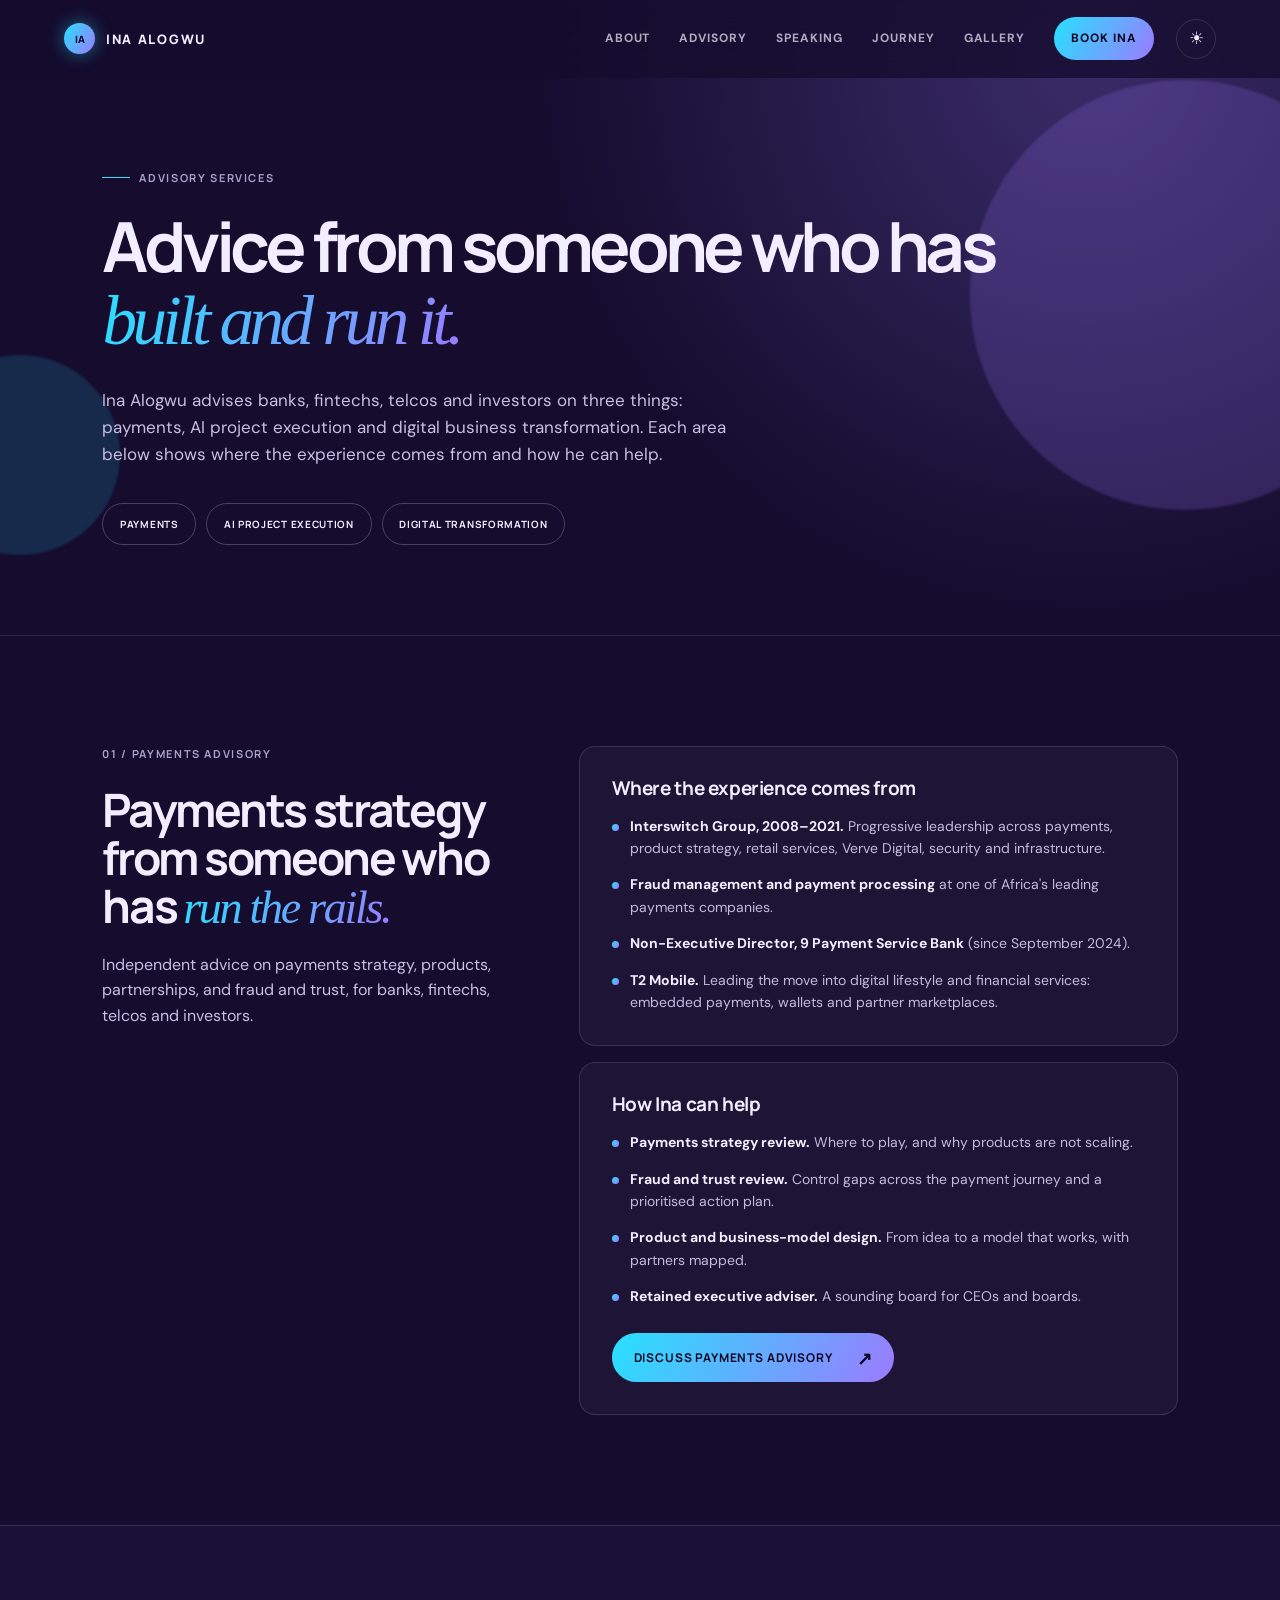
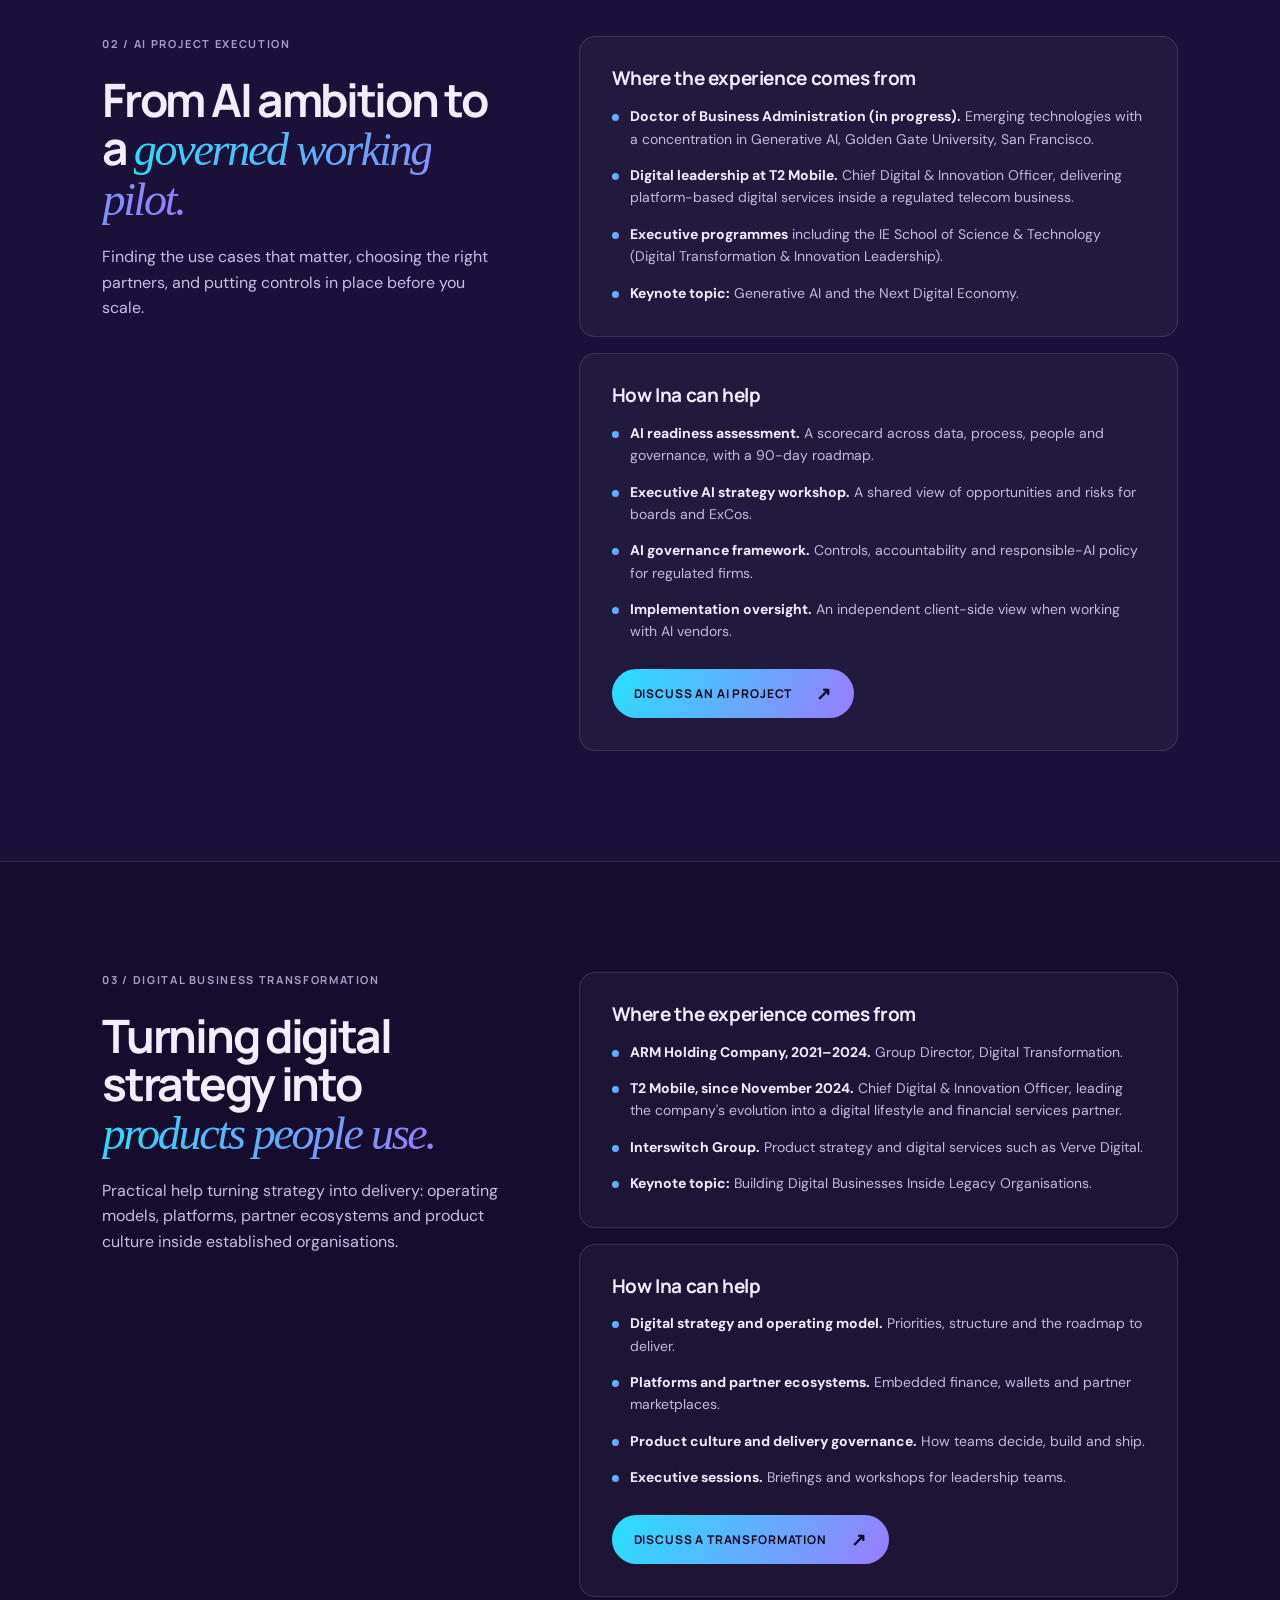
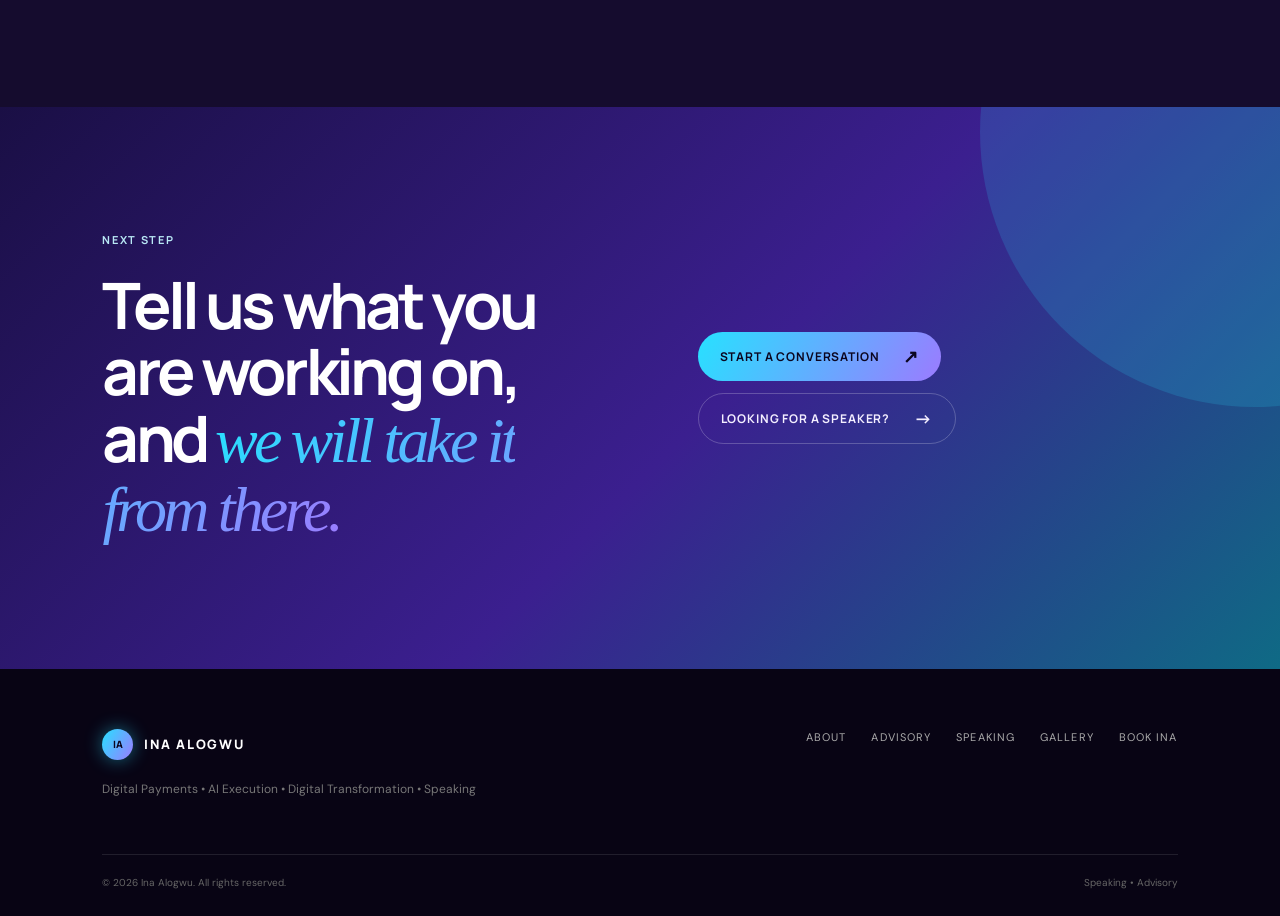
<file: advisory.html>
<!DOCTYPE html>
<html lang="en">
<head>
  <meta charset="UTF-8" />
  <meta name="viewport" content="width=device-width, initial-scale=1.0" />
  <meta name="description" content="Payments advisory, AI project execution and digital business transformation advisory from Ina Alogwu, Chief Digital & Innovation Officer." />
  <title>Advisory Services | Ina Alogwu</title>
  <link rel="preconnect" href="https://fonts.googleapis.com">
  <link rel="preconnect" href="https://fonts.gstatic.com" crossorigin>
  <link href="https://fonts.googleapis.com/css2?family=DM+Sans:wght@400;500;600;700&family=Manrope:wght@400;500;600;700;800&display=swap" rel="stylesheet">
  <link rel="stylesheet" href="style.css" />
  <link rel="stylesheet" href="theme.css" />
  <script src="mode.js"></script>
</head>
<body class="subpage">
  <header class="site-header" id="top">
    <a href="index.html" class="brand"><span class="brand-mark">IA</span><span>INA ALOGWU</span></a>
    <nav class="desktop-nav">
      <a href="index.html#about">About</a>
      <a href="advisory.html">Advisory</a>
      <a href="index.html#speaking">Speaking</a>
      <a href="index.html#journey">Journey</a>
      <a href="index.html#gallery">Gallery</a>
      <a href="index.html#booking" class="nav-cta">Book Ina</a>
    </nav>
    <button class="menu-toggle" aria-label="Open menu">☰</button>
  </header>
  <div class="mobile-menu">
    <a href="index.html#about">About</a><a href="advisory.html">Advisory</a><a href="index.html#speaking">Speaking</a>
    <a href="index.html#journey">Journey</a><a href="index.html#gallery">Gallery</a><a href="index.html#booking">Book Ina</a>
  </div>

  <main>
    <section class="page-hero">
      <div class="hero-orb orb-one"></div><div class="hero-orb orb-two"></div>
      <div class="reveal">
        <p class="eyebrow"><span></span> ADVISORY SERVICES</p>
        <h1>Advice from someone who has <em>built and run it.</em></h1>
        <p class="hero-text">Ina Alogwu advises banks, fintechs, telcos and investors on three things: payments, AI project execution and digital business transformation. Each area below shows where the experience comes from and how he can help.</p>
        <div class="hero-actions">
          <a href="#payments" class="button button-ghost">Payments <span>↓</span></a>
          <a href="#ai" class="button button-ghost">AI Project Execution <span>↓</span></a>
          <a href="#transformation" class="button button-ghost">Digital Transformation <span>↓</span></a>
        </div>
      </div>
    </section>

    <!-- 01 PAYMENTS -->
    <section class="svc-detail" id="payments">
      <div class="svc-intro reveal">
        <p class="eyebrow">01 / PAYMENTS ADVISORY</p>
        <h2>Payments strategy from someone who has <em>run the rails.</em></h2>
        <p>Independent advice on payments strategy, products, partnerships, and fraud and trust, for banks, fintechs, telcos and investors.</p>
      </div>
      <div class="svc-body reveal">
        <div class="svc-card">
          <h3>Where the experience comes from</h3>
          <ul>
            <li><strong>Interswitch Group, 2008–2021.</strong> Progressive leadership across payments, product strategy, retail services, Verve Digital, security and infrastructure.</li>
            <li><strong>Fraud management and payment processing</strong> at one of Africa's leading payments companies.</li>
            <li><strong>Non-Executive Director, 9 Payment Service Bank</strong> (since September 2024).</li>
            <li><strong>T2 Mobile.</strong> Leading the move into digital lifestyle and financial services: embedded payments, wallets and partner marketplaces.</li>
          </ul>
          <!-- ADD HERE: one or two real, approved outcomes (numbers, launches) -->
        </div>
        <div class="svc-card">
          <h3>How Ina can help</h3>
          <ul>
            <li><strong>Payments strategy review.</strong> Where to play, and why products are not scaling.</li>
            <li><strong>Fraud and trust review.</strong> Control gaps across the payment journey and a prioritised action plan.</li>
            <li><strong>Product and business-model design.</strong> From idea to a model that works, with partners mapped.</li>
            <li><strong>Retained executive adviser.</strong> A sounding board for CEOs and boards.</li>
          </ul>
          <a href="index.html#booking" class="button button-primary">Discuss payments advisory <span>↗</span></a>
        </div>
      </div>
    </section>

    <!-- 02 AI -->
    <section class="svc-detail alt" id="ai">
      <div class="svc-intro reveal">
        <p class="eyebrow">02 / AI PROJECT EXECUTION</p>
        <h2>From AI ambition to a <em>governed working pilot.</em></h2>
        <p>Finding the use cases that matter, choosing the right partners, and putting controls in place before you scale.</p>
      </div>
      <div class="svc-body reveal">
        <div class="svc-card">
          <h3>Where the experience comes from</h3>
          <ul>
            <li><strong>Doctor of Business Administration (in progress).</strong> Emerging technologies with a concentration in Generative AI, Golden Gate University, San Francisco.</li>
            <li><strong>Digital leadership at T2 Mobile.</strong> Chief Digital & Innovation Officer, delivering platform-based digital services inside a regulated telecom business.</li>
            <li><strong>Executive programmes</strong> including the IE School of Science & Technology (Digital Transformation & Innovation Leadership).</li>
            <li><strong>Keynote topic:</strong> Generative AI and the Next Digital Economy.</li>
          </ul>
          <!-- ADD HERE: real AI projects only, with permission -->
        </div>
        <div class="svc-card">
          <h3>How Ina can help</h3>
          <ul>
            <li><strong>AI readiness assessment.</strong> A scorecard across data, process, people and governance, with a 90-day roadmap.</li>
            <li><strong>Executive AI strategy workshop.</strong> A shared view of opportunities and risks for boards and ExCos.</li>
            <li><strong>AI governance framework.</strong> Controls, accountability and responsible-AI policy for regulated firms.</li>
            <li><strong>Implementation oversight.</strong> An independent client-side view when working with AI vendors.</li>
          </ul>
          <a href="index.html#booking" class="button button-primary">Discuss an AI project <span>↗</span></a>
        </div>
      </div>
    </section>

    <!-- 03 TRANSFORMATION -->
    <section class="svc-detail" id="transformation">
      <div class="svc-intro reveal">
        <p class="eyebrow">03 / DIGITAL BUSINESS TRANSFORMATION</p>
        <h2>Turning digital strategy into <em>products people use.</em></h2>
        <p>Practical help turning strategy into delivery: operating models, platforms, partner ecosystems and product culture inside established organisations.</p>
      </div>
      <div class="svc-body reveal">
        <div class="svc-card">
          <h3>Where the experience comes from</h3>
          <ul>
            <li><strong>ARM Holding Company, 2021–2024.</strong> Group Director, Digital Transformation.</li>
            <li><strong>T2 Mobile, since November 2024.</strong> Chief Digital & Innovation Officer, leading the company's evolution into a digital lifestyle and financial services partner.</li>
            <li><strong>Interswitch Group.</strong> Product strategy and digital services such as Verve Digital.</li>
            <li><strong>Keynote topic:</strong> Building Digital Businesses Inside Legacy Organisations.</li>
          </ul>
          <!-- ADD HERE: one transformation outcome per role -->
        </div>
        <div class="svc-card">
          <h3>How Ina can help</h3>
          <ul>
            <li><strong>Digital strategy and operating model.</strong> Priorities, structure and the roadmap to deliver.</li>
            <li><strong>Platforms and partner ecosystems.</strong> Embedded finance, wallets and partner marketplaces.</li>
            <li><strong>Product culture and delivery governance.</strong> How teams decide, build and ship.</li>
            <li><strong>Executive sessions.</strong> Briefings and workshops for leadership teams.</li>
          </ul>
          <a href="index.html#booking" class="button button-primary">Discuss a transformation <span>↗</span></a>
        </div>
      </div>
    </section>

    <section class="booking-section closing-cta">
      <div class="booking-glow"></div>
      <div class="booking-content reveal">
        <p class="eyebrow">NEXT STEP</p>
        <h2>Tell us what you are working on, and <em>we will take it from there.</em></h2>
      </div>
      <div class="closing-actions reveal">
        <a href="index.html#booking" class="button button-primary">Start a conversation <span>↗</span></a>
        <a href="index.html#speaking" class="button button-ghost">Looking for a speaker? <span>→</span></a>
      </div>
    </section>
  </main>

  <footer>
    <div class="footer-main">
      <div>
        <a href="index.html" class="brand"><span class="brand-mark">IA</span><span>INA ALOGWU</span></a>
        <p>Digital Payments • AI Execution • Digital Transformation • Speaking</p>
      </div>
      <div class="footer-links"><a href="index.html#about">About</a><a href="advisory.html">Advisory</a><a href="index.html#speaking">Speaking</a><a href="index.html#gallery">Gallery</a><a href="index.html#booking">Book Ina</a></div>
    </div>
    <div class="footer-bottom"><span>© <span id="year"></span> Ina Alogwu. All rights reserved.</span><span>Speaking • Advisory</span></div>
  </footer>
  <button class="back-top" aria-label="Back to top">↑</button>
  <script src="page.js"></script>
</body>
</html>
</file>
<file: style.css>
/* =========================================================
   INA ALOGWU — EXECUTIVE SPEAKER WEBSITE
   ========================================================= */

:root{
  --ink:#101113;
  --paper:#f4f1eb;
  --white:#fff;
  --muted:#77746e;
  --line:rgba(16,17,19,.12);
  --dark:#111315;
  --accent:#d9ff4f;
  --accent-2:#a8c62f;
  --serif:Georgia, "Times New Roman", serif;
  --sans:"DM Sans", Arial, sans-serif;
  --display:"Manrope", Arial, sans-serif;
}

*{box-sizing:border-box;margin:0;padding:0}
html{scroll-behavior:smooth}
body{font-family:var(--sans);background:var(--paper);color:var(--ink);line-height:1.6;overflow-x:hidden}
a{text-decoration:none;color:inherit}
img{display:block;max-width:100%}
button,input,select,textarea{font:inherit}

.site-header{
  position:fixed;top:0;left:0;right:0;z-index:1000;
  height:78px;padding:0 5vw;display:flex;align-items:center;justify-content:space-between;
  background:rgba(244,241,235,.82);backdrop-filter:blur(16px);
  border-bottom:1px solid transparent;transition:.3s ease;
}
.site-header.scrolled{border-bottom-color:var(--line);background:rgba(244,241,235,.94)}
.brand{display:flex;align-items:center;gap:11px;font:800 13px var(--display);letter-spacing:.13em}
.brand-mark{width:31px;height:31px;display:grid;place-items:center;background:var(--ink);color:var(--accent);font-size:10px;letter-spacing:0;border-radius:50%}
.desktop-nav{display:flex;align-items:center;gap:29px;font-size:12px;font-weight:700;text-transform:uppercase;letter-spacing:.08em}
.desktop-nav a{opacity:.7;transition:.2s}.desktop-nav a:hover{opacity:1}
.nav-cta{background:var(--ink);color:var(--white);padding:12px 17px;border-radius:999px!important;opacity:1!important}
.menu-toggle{display:none;background:none;border:0;font-size:26px;cursor:pointer}
.mobile-menu{display:none}

.hero{min-height:100vh;padding:150px 8vw 80px;display:grid;grid-template-columns:1.05fr .95fr;gap:6vw;align-items:center;position:relative;overflow:hidden}
.hero-orb{position:absolute;border-radius:50%;filter:blur(1px);pointer-events:none}
.orb-one{width:430px;height:430px;background:rgba(217,255,79,.16);right:-120px;top:80px}
.orb-two{width:200px;height:200px;background:rgba(20,20,20,.05);left:-80px;bottom:80px}
.hero-copy{position:relative;z-index:2}
.eyebrow{font:700 11px var(--display);letter-spacing:.15em;text-transform:uppercase;color:var(--muted);display:flex;align-items:center;gap:9px;margin-bottom:25px}
.eyebrow span{width:28px;height:1px;background:currentColor}
h1,h2,h3{font-family:var(--display);line-height:1.04}
h1{font-size:clamp(48px,6.2vw,92px);letter-spacing:-.065em;max-width:900px}
h1 em,h2 em{font-family:var(--serif);font-weight:400}
.hero-text{font-size:17px;color:#5e5b56;max-width:630px;margin:30px 0 35px}
.hero-actions{display:flex;gap:12px;flex-wrap:wrap}
.button{border:0;cursor:pointer;display:inline-flex;align-items:center;justify-content:center;gap:24px;padding:16px 22px;border-radius:999px;font:700 12px var(--display);text-transform:uppercase;letter-spacing:.07em;transition:.25s ease}
.button span{font-size:18px;line-height:0}
.button-primary{background:var(--ink);color:var(--white)}
.button-primary:hover{transform:translateY(-3px);box-shadow:0 12px 28px rgba(0,0,0,.15)}
.button-ghost{border:1px solid var(--line)}
.button-ghost:hover{background:var(--white)}
.hero-proof{display:flex;gap:35px;margin-top:65px;padding-top:24px;border-top:1px solid var(--line)}
.hero-proof div{display:flex;flex-direction:column;gap:3px}
.hero-proof strong{font:800 20px var(--display)}
.hero-proof span{font-size:11px;color:var(--muted);max-width:130px;line-height:1.4}

.hero-visual{position:relative;min-height:620px;display:grid;place-items:center}
.portrait-frame{width:min(100%,470px);height:610px;background:#dedbd4;position:relative;overflow:hidden;box-shadow:30px 35px 0 rgba(16,17,19,.06)}
.portrait-frame img{width:100%;height:100%;object-fit:cover}
.portrait-placeholder{background:linear-gradient(145deg,#202225,#575a59)}
.portrait-placeholder .portrait-fallback{display:flex}
.portrait-fallback{display:none;position:absolute;inset:0;align-items:center;justify-content:center;flex-direction:column;color:var(--white)}
.portrait-fallback span{font:800 82px var(--display);letter-spacing:-.07em}
.portrait-fallback small{letter-spacing:.25em;color:var(--accent)}
.portrait-label{position:absolute;left:22px;bottom:20px;background:rgba(17,19,21,.9);color:white;padding:15px 18px;display:flex;flex-direction:column;gap:3px}
.portrait-label span{font-size:9px;letter-spacing:.14em;color:#bbb}
.portrait-label strong{font:700 13px var(--display)}
.floating-card{position:absolute;background:var(--white);padding:15px 18px;display:flex;gap:12px;align-items:center;box-shadow:0 15px 40px rgba(0,0,0,.11);min-width:245px}
.card-top{top:14%;left:-30px}.card-bottom{bottom:10%;right:-30px}
.mini-icon{width:35px;height:35px;border-radius:50%;display:grid;place-items:center;background:var(--accent);font-size:18px}
.floating-card div{display:flex;flex-direction:column}.floating-card strong{font:700 12px var(--display)}.floating-card small{font-size:10px;color:var(--muted)}

.trust-strip{padding:22px 5vw;border-top:1px solid var(--line);border-bottom:1px solid var(--line);display:flex;align-items:center;gap:40px;overflow:hidden}
.trust-strip>p{font-size:10px;text-transform:uppercase;letter-spacing:.13em;color:var(--muted);white-space:nowrap}
.logo-marquee{display:flex;gap:45px;white-space:nowrap;align-items:center;font:800 12px var(--display);letter-spacing:.08em;opacity:.55;animation:marquee 24s linear infinite}
@keyframes marquee{to{transform:translateX(-20%)}}

.section{padding:130px 8vw}
.section-heading{max-width:900px;margin-bottom:70px}
.section-heading h2{font-size:clamp(40px,5vw,70px);letter-spacing:-.06em}
.section-heading.split{max-width:none;display:flex;justify-content:space-between;gap:60px;align-items:end}
.heading-side{max-width:390px;color:#aaa;font-size:15px}
.about-grid{display:grid;grid-template-columns:1fr 1fr;gap:9vw}
.about-lead>p:first-child{font-size:27px;line-height:1.3;letter-spacing:-.025em;margin-bottom:25px}
.about-lead>p:not(:first-child){color:#65615c;max-width:570px}
.text-link{display:inline-flex;gap:30px;margin-top:38px;font:800 12px var(--display);text-transform:uppercase;letter-spacing:.1em;border-bottom:1px solid var(--ink);padding-bottom:9px}
.about-facts{border-top:1px solid var(--line)}
.fact{display:grid;grid-template-columns:45px 1fr;gap:15px;padding:22px 0;border-bottom:1px solid var(--line)}
.fact>span{font:700 11px var(--display);color:var(--muted)}
.fact strong{font:700 17px var(--display)}.fact p{font-size:13px;color:var(--muted);margin-top:5px}

.dark-section{background:var(--dark);color:var(--white)}
.dark-section .eyebrow,.dark-section .heading-side{color:#898c8b}
.speaking-grid{display:grid;grid-template-columns:repeat(2,1fr);border-top:1px solid rgba(255,255,255,.13)}
.topic-card{padding:38px 30px 45px;border-bottom:1px solid rgba(255,255,255,.13);border-right:1px solid rgba(255,255,255,.13);min-height:300px;transition:.3s}
.topic-card:nth-child(even){border-right:0}
.topic-card:hover{background:#191b1d;transform:translateY(-4px)}
.topic-number{font:700 11px var(--display);color:var(--accent);margin-bottom:65px}
.topic-card h3{font-size:27px;max-width:520px;letter-spacing:-.035em}
.topic-card p{color:#999c9b;font-size:14px;max-width:480px;margin-top:15px}
.topic-card>span{display:inline-block;margin-top:25px;color:var(--accent);font-size:10px;text-transform:uppercase;letter-spacing:.13em}

.event-list{border-top:1px solid var(--line)}
.event-row{display:grid;grid-template-columns:1fr 1fr 30px;align-items:center;padding:25px 0;border-bottom:1px solid var(--line);transition:.2s}
.event-row:hover{padding-left:12px;background:rgba(255,255,255,.3)}
.event-row>span:first-child{font:700 18px var(--display)}
.event-row>span:nth-child(2){font-size:12px;color:var(--muted)}
.event-row b{font-size:18px;font-weight:400}

.expertise{background:#e8e4dc}
.expertise-orbit{height:580px;max-width:800px;margin:auto;position:relative;display:grid;place-items:center}
.orbit-center{width:160px;height:160px;border-radius:50%;background:var(--ink);color:var(--accent);display:grid;place-items:center;text-align:center;font:800 15px var(--display);letter-spacing:.05em;z-index:3;box-shadow:0 0 0 18px rgba(16,17,19,.04)}
.expertise-orbit:before,.expertise-orbit:after{content:"";position:absolute;border:1px solid rgba(16,17,19,.16);border-radius:50%;left:50%;top:50%;transform:translate(-50%,-50%)}
.expertise-orbit:before{width:330px;height:330px}.expertise-orbit:after{width:540px;height:540px}
.orbit-item{position:absolute;width:125px;height:125px;border-radius:50%;background:var(--paper);display:grid;place-items:center;text-align:center;font:700 12px var(--display);z-index:4;box-shadow:0 8px 25px rgba(0,0,0,.08);transition:.3s}
.orbit-item:hover{background:var(--accent);transform:scale(1.08)}
.item-1{top:9%;left:42%}.item-2{top:25%;right:3%}.item-3{bottom:12%;right:15%}.item-4{bottom:7%;left:37%}.item-5{bottom:24%;left:5%}.item-6{top:24%;left:3%}

.timeline{max-width:1000px;margin:auto;border-left:1px solid rgba(255,255,255,.17)}
.timeline-item{display:grid;grid-template-columns:190px 1fr;gap:35px;padding:35px 0 35px 35px;border-bottom:1px solid rgba(255,255,255,.12);position:relative}
.timeline-item:before{content:"";width:9px;height:9px;border-radius:50%;background:#777;position:absolute;left:-5px;top:42px}
.timeline-item.current:before{background:var(--accent);box-shadow:0 0 0 6px rgba(217,255,79,.08)}
.timeline-date{font-size:10px;letter-spacing:.1em;color:#777}
.timeline-item h3{font-size:23px}.timeline-item p{font-size:14px;color:#989b99;margin-top:6px}

.education-grid{display:grid;grid-template-columns:repeat(2,1fr);gap:15px}
.edu-card{background:var(--white);padding:32px;min-height:190px;border:1px solid var(--line)}
.edu-card.large{grid-column:span 2;background:var(--ink);color:white}
.edu-card span{font:700 9px var(--display);letter-spacing:.14em;color:var(--muted)}
.edu-card.large span{color:var(--accent)}
.edu-card h3{font-size:25px;margin:18px 0 10px;max-width:650px}
.edu-card p{font-size:14px;color:#999;margin-bottom:10px}.edu-card strong{font-size:12px}
.cert-row{display:flex;flex-wrap:wrap;gap:9px;margin-top:30px}
.cert-row span{border:1px solid var(--line);padding:10px 14px;border-radius:99px;font-size:10px;text-transform:uppercase;letter-spacing:.1em}

.gallery-section{background:#eeebe5}
.gallery-grid{display:grid;grid-template-columns:repeat(4,1fr);grid-auto-rows:250px;gap:12px}
.gallery-card{position:relative;overflow:hidden;background:#d3d0c9;cursor:zoom-in}
.gallery-card img{width:100%;height:100%;object-fit:cover;display:block;transition:transform .6s ease,filter .3s ease}
.gallery-card:hover img{transform:scale(1.06);filter:brightness(.9)}
.gallery-card:after{content:"";position:absolute;inset:45% 0 0;background:linear-gradient(transparent,rgba(0,0,0,.75));pointer-events:none}
.gallery-card figcaption{position:absolute;z-index:2;bottom:16px;left:17px;color:white;font-size:11px;font-weight:700;text-transform:uppercase;letter-spacing:.1em;pointer-events:none}
.gallery-card.tall{grid-row:span 2}.gallery-card.wide{grid-column:span 2}

.gallery-lightbox{position:fixed;inset:0;background:rgba(8,9,10,.94);z-index:1200;display:flex;align-items:center;justify-content:center;padding:5vh 7vw;opacity:0;visibility:hidden;pointer-events:none;transition:.25s ease}
.gallery-lightbox.open{opacity:1;visibility:visible;pointer-events:auto}
.lightbox-figure{margin:0;max-width:min(1100px,82vw);max-height:88vh;display:flex;flex-direction:column;align-items:center;gap:14px}
.lightbox-figure img{display:block;max-width:100%;max-height:78vh;object-fit:contain;box-shadow:0 25px 70px rgba(0,0,0,.35)}
.lightbox-figure figcaption{color:#fff;font:700 10px var(--display);text-transform:uppercase;letter-spacing:.13em}
.gallery-close,.gallery-prev,.gallery-next{position:absolute;border:0;background:rgba(255,255,255,.1);color:#fff;width:48px;height:48px;border-radius:50%;cursor:pointer;display:grid;place-items:center;transition:.2s ease}
.gallery-close:hover,.gallery-prev:hover,.gallery-next:hover{background:var(--accent);color:var(--ink)}
.gallery-close{top:24px;right:28px;font-size:30px;line-height:1}
.gallery-prev{left:24px;top:50%;font-size:38px;line-height:1}
.gallery-next{right:24px;top:50%;font-size:38px;line-height:1}
.gallery-counter{position:absolute;left:50%;bottom:22px;transform:translateX(-50%);color:#aaa;font:700 10px var(--display);letter-spacing:.12em}

.booking-section{position:relative;background:var(--accent);padding:125px 8vw;display:grid;grid-template-columns:1fr 1fr;gap:9vw;overflow:hidden}
.booking-glow{position:absolute;width:550px;height:550px;border-radius:50%;background:rgba(255,255,255,.24);right:-250px;top:-250px}
.booking-content{position:relative;z-index:1}
.booking-content .eyebrow{color:#34372a}.booking-content h2{font-size:clamp(43px,5vw,68px);letter-spacing:-.06em}
.booking-content>p:last-child{max-width:500px;margin-top:28px;color:#464a38}
.booking-form{position:relative;z-index:1;background:rgba(255,255,255,.5);padding:28px;backdrop-filter:blur(8px)}
.form-row{display:grid;grid-template-columns:1fr 1fr;gap:14px}
.booking-form label{display:flex;flex-direction:column;gap:7px;font:700 10px var(--display);letter-spacing:.09em;text-transform:uppercase;margin-bottom:15px}
.booking-form input,.booking-form select,.booking-form textarea{border:1px solid rgba(16,17,19,.18);background:rgba(255,255,255,.65);padding:14px;border-radius:0;outline:none;text-transform:none;font-weight:400;letter-spacing:0}
.booking-form input:focus,.booking-form select:focus,.booking-form textarea:focus{border-color:var(--ink)}
.booking-form textarea{resize:vertical}.full{width:100%;margin-top:4px}.form-note{text-align:center;font-size:10px;color:#666;margin-top:10px}

footer{background:#0e1011;color:white;padding:60px 8vw 25px}
.footer-main{display:flex;justify-content:space-between;gap:40px;padding-bottom:55px}
.footer-main .brand{color:white}.footer-main p{color:#777;margin-top:20px;font-size:12px}
.footer-links{display:flex;gap:25px;font-size:11px;text-transform:uppercase;letter-spacing:.1em;color:#aaa}
.footer-links a:hover{color:white}
.footer-bottom{border-top:1px solid rgba(255,255,255,.1);padding-top:20px;display:flex;justify-content:space-between;color:#666;font-size:10px}

.back-top{position:fixed;right:20px;bottom:20px;width:43px;height:43px;border-radius:50%;border:1px solid var(--line);background:var(--white);cursor:pointer;opacity:0;pointer-events:none;transition:.3s;z-index:500}
.back-top.show{opacity:1;pointer-events:auto}

.reveal{opacity:0;transform:translateY(28px);transition:opacity .8s ease,transform .8s ease}
.reveal.visible{opacity:1;transform:none}
.delay{transition-delay:.15s}

@media(max-width:900px){
  .desktop-nav{display:none}.menu-toggle{display:block}
  .mobile-menu{position:fixed;z-index:999;top:78px;left:0;right:0;background:var(--paper);padding:20px 7vw;display:none;flex-direction:column;border-bottom:1px solid var(--line)}
  .mobile-menu.open{display:flex}.mobile-menu a{padding:15px 0;border-bottom:1px solid var(--line);font:700 12px var(--display);text-transform:uppercase}
  .hero{grid-template-columns:1fr;padding-top:125px}.hero-visual{min-height:560px}.portrait-frame{height:540px}
  .about-grid,.booking-section{grid-template-columns:1fr}.about-grid{gap:55px}
  .section-heading.split{display:block}.heading-side{margin-top:20px}
  .speaking-grid{grid-template-columns:1fr}.topic-card{border-right:0}
  .gallery-grid{grid-template-columns:repeat(2,1fr)}.gallery-card.wide{grid-column:span 2}
  .booking-section{gap:50px}
}
@media(max-width:600px){
  .site-header{padding:0 5vw}.hero{padding-left:5vw;padding-right:5vw}
  .section{padding:90px 5vw}.hero-proof{gap:15px;flex-wrap:wrap}.hero-proof div{flex:1;min-width:100px}
  .hero-visual{min-height:480px}.portrait-frame{height:470px}.card-top{left:-10px}.card-bottom{right:-10px}
  .trust-strip{padding-left:5vw}.logo-marquee{gap:30px}
  .event-row{grid-template-columns:1fr 30px}.event-row>span:nth-child(2){display:none}
  .expertise-orbit{height:460px;transform:scale(.75);width:133% ;margin-left:-16.5%}
  .education-grid{grid-template-columns:1fr}.edu-card.large{grid-column:span 1}
  .gallery-grid{grid-template-columns:1fr;grid-auto-rows:280px}.gallery-card.wide{grid-column:span 1}.gallery-card.tall{grid-row:span 1}
  .form-row{grid-template-columns:1fr}.booking-section{padding:90px 5vw}
  .footer-main,.footer-bottom{flex-direction:column}.footer-links{flex-wrap:wrap}
}
</file>
<file: theme.css>
/* =========================================================
   theme.css — load AFTER style.css
   Deep purple + electric cyan/violet. Dark-first.
   ========================================================= */
:root{
  --ink:#f3eeff;          /* main text (light) */
  --paper:#150c2e;        /* page background: deep purple */
  --white:#1f1342;        /* card surface */
  --muted:#a99fc7;
  --line:rgba(255,255,255,.12);
  --dark:#0b0620;
  --alt:#1a1038;
  --accent:#27e1ff;
  --accent-2:#9b7bff;
  --grad:linear-gradient(120deg,#27e1ff,#9b7bff);
}
html,body{overflow-x:hidden;max-width:100%}
body{background:var(--paper);color:var(--ink)}
.site-header{background:rgba(21,12,46,.78)}
.site-header.scrolled{background:rgba(21,12,46,.95)}
.brand-mark{background:var(--grad);color:#0b0620;box-shadow:0 0 18px rgba(39,225,255,.45)}
.nav-cta,.button-primary{background:var(--grad);color:#0b0620;box-shadow:none}
.nav-cta:hover,.button-primary:hover{box-shadow:0 10px 32px rgba(39,225,255,.38)}
.menu-toggle{color:var(--ink)}
.mobile-menu{background:var(--paper)}
.button-ghost{color:var(--ink);border-color:rgba(255,255,255,.22)}
.button-ghost:hover{background:rgba(255,255,255,.08)}
.eyebrow,.hero-proof span,.fact p,.event-row>span:nth-child(2){color:var(--muted)}
.eyebrow span{background:var(--accent)}
.hero-text,.about-lead>p:not(:first-child){color:#c8bfe3}
h1 em,h2 em{background:var(--grad);-webkit-background-clip:text;background-clip:text;color:transparent;-webkit-text-fill-color:transparent;padding-right:.08em}
.type-cursor:after{content:"_";color:var(--accent);animation:blink 1s steps(2) infinite;margin-left:2px}
@keyframes blink{50%{opacity:0}}
.text-link{border-bottom-color:var(--accent)}

/* ---------- HERO ---------- */
.hero{background:radial-gradient(circle at 85% 15%,rgba(155,123,255,.28),transparent 45%),radial-gradient(circle at 5% 95%,rgba(39,225,255,.12),transparent 40%),var(--paper)}
.hero:before{content:"";position:absolute;inset:0;z-index:0;pointer-events:none;
  background-image:linear-gradient(rgba(255,255,255,.045) 1px,transparent 1px),linear-gradient(90deg,rgba(255,255,255,.045) 1px,transparent 1px);background-size:44px 44px;
  -webkit-mask-image:radial-gradient(ellipse at center,#000 30%,transparent 80%);mask-image:radial-gradient(ellipse at center,#000 30%,transparent 80%)}
.hero-canvas{position:absolute;inset:0;width:100%;height:100%;z-index:0;pointer-events:none}
.hero-copy,.hero-visual{z-index:2}
.hero-orb{max-width:60vw}
.orb-one{background:rgba(155,123,255,.2);animation:drift 9s ease-in-out infinite}
.orb-two{background:rgba(39,225,255,.14);animation:drift 11s ease-in-out infinite reverse}
@keyframes drift{50%{transform:translate(-30px,25px) scale(1.08)}}
.hero-proof strong{background:var(--grad);-webkit-background-clip:text;background-clip:text;color:transparent;-webkit-text-fill-color:transparent}
.hero-actions{gap:10px}
.portrait-frame{background:#2a1a55;border:1px solid rgba(39,225,255,.4);box-shadow:0 30px 80px rgba(0,0,0,.45)}
.portrait-frame:before,.portrait-frame:after{content:"";position:absolute;z-index:3;width:34px;height:34px;pointer-events:none;border:2px solid var(--accent)}
.portrait-frame:before{top:12px;left:12px;border-right:0;border-bottom:0}
.portrait-frame:after{bottom:12px;right:12px;border-left:0;border-top:0}
.scanline{position:absolute;left:0;right:0;height:90px;z-index:2;pointer-events:none;background:linear-gradient(to bottom,transparent,rgba(39,225,255,.2),transparent);animation:scan 5s linear infinite}
@keyframes scan{from{top:-90px}to{top:100%}}
.portrait-label{left:18px;right:18px;bottom:18px;background:rgba(11,6,32,.88);border-left:3px solid var(--accent);backdrop-filter:blur(6px)}
.portrait-label span{letter-spacing:.1em;white-space:normal}

/* Four floating cards around the portrait */
.floating-card{min-width:0;width:max-content;max-width:250px;z-index:5;border-radius:14px;color:var(--ink);
  background:rgba(31,19,66,.88);border:1px solid rgba(39,225,255,.4);backdrop-filter:blur(10px);box-shadow:0 18px 45px rgba(0,0,0,.4)}
.floating-card small{color:var(--muted)}
.card-top{top:5%;left:-52px;animation:floaty 6s ease-in-out infinite}
.card-ai{top:25%;right:-50px;animation:floaty 7s ease-in-out infinite reverse}
.card-dbt{bottom:30%;left:-52px;animation:floaty 8s ease-in-out infinite}
.card-bottom{bottom:120px;right:-44px;animation:floaty 7s ease-in-out infinite reverse;cursor:pointer;transition:box-shadow .25s,border-color .25s}
.card-bottom:hover{border-color:var(--accent);box-shadow:0 0 0 1px var(--accent),0 18px 45px rgba(39,225,255,.35)}
@keyframes floaty{50%{transform:translateY(-12px)}}
.mini-icon{background:var(--grad);color:#0b0620;box-shadow:0 0 16px rgba(39,225,255,.5);flex:none}

.trust-strip{border-color:var(--line)}
.logo-marquee{animation:marquee 28s linear infinite;opacity:.65}
@keyframes marquee{to{transform:translateX(-50%)}}

/* ---------- PAYMENTS + ADVISORY ---------- */
.payments-band{display:grid;grid-template-columns:1.1fr .9fr;gap:6vw;align-items:center;background:var(--alt);border-top:1px solid var(--line);border-bottom:1px solid var(--line);padding:100px 8vw}
.payments-band h2{font-size:clamp(34px,4vw,56px);letter-spacing:-.05em;margin-bottom:22px}
.payments-copy>p:last-child{color:#c8bfe3;max-width:560px}
.payments-chips{display:grid;grid-template-columns:1fr 1fr;gap:12px}
.payments-chips div{background:var(--white);border:1px solid rgba(39,225,255,.25);border-radius:14px;padding:22px;display:flex;flex-direction:column;gap:6px}
.payments-chips strong{font:800 24px var(--display);background:var(--grad);-webkit-background-clip:text;background-clip:text;color:transparent;-webkit-text-fill-color:transparent}
.payments-chips span{font-size:12px;color:var(--muted);line-height:1.45}
.advisory{background:radial-gradient(circle at 100% 0%,rgba(155,123,255,.18),transparent 45%),var(--dark)}
.advisory-grid{display:grid;grid-template-columns:repeat(3,1fr);gap:16px}
.service-card{background:rgba(255,255,255,.04);border:1px solid var(--line);border-radius:16px;padding:34px 28px 38px;transition:.3s;position:relative;overflow:hidden}
.service-card:hover{transform:translateY(-6px);border-color:rgba(39,225,255,.5);box-shadow:0 20px 50px rgba(0,0,0,.35)}
.service-card.featured{background:linear-gradient(160deg,rgba(155,123,255,.2),rgba(39,225,255,.06));border-color:rgba(155,123,255,.5)}
.service-card .topic-number{margin-bottom:40px}
.service-card h3{font-size:25px;letter-spacing:-.03em}
.service-card p{color:#b6add2;font-size:14px;margin-top:14px}
.service-card>span{display:inline-block;margin-top:22px;color:var(--accent);font-size:10px;text-transform:uppercase;letter-spacing:.12em}
.advisory-cta{margin-top:40px;text-align:center}

/* ---------- DARK SECTIONS ---------- */
.dark-section{background:radial-gradient(circle at 90% 0%,rgba(155,123,255,.2),transparent 40%),var(--dark)}
.topic-card{position:relative;overflow:hidden}
.topic-card:before{content:"";position:absolute;left:0;top:0;height:2px;width:0;background:var(--grad);transition:width .5s}
.topic-card:hover:before{width:100%}
.topic-card:hover{background:#150c30}
.topic-card.featured{background:linear-gradient(160deg,rgba(155,123,255,.16),rgba(39,225,255,.05))}
.timeline-item.current:before{background:var(--accent);box-shadow:0 0 0 6px rgba(39,225,255,.15),0 0 14px var(--accent);animation:pulse 2s infinite}
@keyframes pulse{50%{box-shadow:0 0 0 12px rgba(39,225,255,0),0 0 14px var(--accent)}}
.event-row{grid-template-columns:1fr 1fr}
.event-row:hover{background:rgba(255,255,255,.05)}

/* ---------- EXPERTISE ORBIT ---------- */
.expertise{background:var(--alt)}
.expertise-orbit:before,.expertise-orbit:after{border:1px dashed rgba(155,123,255,.5)}
.expertise-orbit:before{animation:spin 40s linear infinite}
.expertise-orbit:after{border-color:rgba(39,225,255,.5);animation:spin 70s linear infinite reverse}
@keyframes spin{from{transform:translate(-50%,-50%) rotate(0)}to{transform:translate(-50%,-50%) rotate(360deg)}}
.orbit-center{background:var(--dark);color:var(--accent);box-shadow:0 0 0 14px rgba(39,225,255,.08),0 0 50px rgba(39,225,255,.4);animation:glow 3s ease-in-out infinite}
@keyframes glow{50%{box-shadow:0 0 0 22px rgba(39,225,255,.04),0 0 70px rgba(155,123,255,.5)}}
.orbit-item{left:50%;top:50%;right:auto;bottom:auto;margin:-62px 0 0 -62px;background:var(--white);color:var(--ink);border:1px solid rgba(39,225,255,.4);will-change:transform}
.orbit-item:hover{background:var(--accent);color:#0b0620;transform:none}

/* ---------- EDUCATION ---------- */
.edu-card{background:var(--white)}
.edu-card.large{background:linear-gradient(135deg,#0b0620,#2a1a6e);color:#fff}
.edu-card p{color:#b6add2}
.cert-row span{border-color:rgba(255,255,255,.2)}

/* ---------- GALLERY (12 photos) ---------- */
.gallery-section{background:var(--alt)}
.gallery-grid{grid-auto-flow:dense}
.gallery-grid.reveal{opacity:1;transform:none}
.gallery-card{border-radius:12px;background:#2a1a55;opacity:0;transform:translateY(24px) scale(.97);transition:opacity .6s ease,transform .6s ease,box-shadow .3s}
.gallery-card.in{opacity:1;transform:none}
.gallery-card:hover{box-shadow:0 0 0 2px var(--accent),0 16px 40px rgba(0,0,0,.5)}
.gallery-card:after{inset:0;background:linear-gradient(to top,rgba(11,6,32,.85),transparent 50%);opacity:.9;transition:opacity .3s}
.gallery-card figcaption{left:16px;right:16px;font-size:11px;line-height:1.35}
.gallery-card:hover img{transform:scale(1.05);filter:none}
.gallery-close:hover,.gallery-prev:hover,.gallery-next:hover{background:var(--accent)}

/* ---------- BOOKING ---------- */
.booking-section{background:linear-gradient(135deg,#1a0f45 0%,#3b1f8f 55%,#0f6a85 100%);color:#fff}
.booking-content .eyebrow{color:#b9e8f5}
.booking-content>p:last-child{color:#d6dcf2}
.booking-glow{background:rgba(39,225,255,.16)}
.booking-form{background:rgba(11,6,32,.45);border:1px solid rgba(39,225,255,.35);border-radius:16px;backdrop-filter:blur(14px)}
.booking-form label{color:#d9e8f5}
.booking-form input,.booking-form select,.booking-form textarea{background:rgba(11,6,32,.6);color:#fff;border:1px solid rgba(255,255,255,.2);border-radius:8px}
.booking-form select option{background:#1a0f45;color:#fff}
.booking-form input::placeholder,.booking-form textarea::placeholder{color:#8d86b0}
.booking-form input:focus,.booking-form select:focus,.booking-form textarea:focus{border-color:var(--accent);box-shadow:0 0 0 3px rgba(39,225,255,.2)}
.form-note{color:#aab4d4}
footer{background:#080414}
.back-top{background:var(--white);color:var(--ink);border-color:var(--line)}

.cursor-glow{position:fixed;width:340px;height:340px;border-radius:50%;pointer-events:none;z-index:1;transform:translate(-50%,-50%);background:radial-gradient(circle,rgba(155,123,255,.18),transparent 65%);left:-999px;top:-999px}

@media(max-width:900px){
  .card-top,.card-dbt{left:-10px}.card-ai,.card-bottom{right:-10px}
  .payments-band{grid-template-columns:1fr}.advisory-grid{grid-template-columns:1fr}
}
@media(max-width:600px){.card-dbt{display:none}.payments-chips{grid-template-columns:1fr}.payments-band{padding:80px 5vw}}
@media(prefers-reduced-motion:reduce){*{animation:none!important}}

/* ---------- Hero buttons on one line + clickable cards ---------- */
.hero{grid-template-columns:1.2fr .8fr}
.hero-actions{flex-wrap:nowrap}
.hero-actions .button{padding:15px 20px;gap:14px;white-space:nowrap}
.floating-card{cursor:pointer;transition:border-color .25s,box-shadow .25s}
.floating-card:hover{border-color:var(--accent);box-shadow:0 0 0 1px var(--accent),0 18px 45px rgba(39,225,255,.3)}
.learn-more{display:inline-block;margin-top:18px;margin-left:0;display:block;color:var(--ink);font:700 12px var(--display);letter-spacing:.04em;border-bottom:1px solid var(--accent);width:max-content;padding-bottom:4px}
.learn-more:hover{color:var(--accent)}
@media(max-width:1100px){.hero{grid-template-columns:1fr}.hero-actions{flex-wrap:wrap}}
@media(max-width:600px){.hero-actions .button{flex:1 1 100%}}

/* ---------- Advisory page ---------- */
.page-hero{position:relative;overflow:hidden;padding:170px 8vw 90px;background:radial-gradient(circle at 85% 10%,rgba(155,123,255,.28),transparent 45%),var(--paper)}
.page-hero>div:last-child{position:relative;z-index:2;max-width:900px}
.page-hero h1{font-size:clamp(40px,5.4vw,78px)}
.svc-detail{display:grid;grid-template-columns:.8fr 1.2fr;gap:6vw;padding:110px 8vw;scroll-margin-top:70px;border-top:1px solid var(--line)}
.svc-detail.alt{background:var(--alt)}
.svc-intro{align-self:start;position:sticky;top:110px}
.svc-intro h2{font-size:clamp(32px,3.6vw,50px);letter-spacing:-.05em;margin-bottom:20px}
.svc-intro>p:last-child{color:#c8bfe3}
.svc-body{display:grid;gap:16px}
.svc-card{background:rgba(255,255,255,.04);border:1px solid var(--line);border-radius:16px;padding:32px}
.svc-card h3{font-size:19px;margin-bottom:16px;letter-spacing:-.02em}
.svc-card ul{list-style:none;display:grid;gap:14px}
.svc-card li{color:#c3bade;font-size:14px;padding-left:18px;position:relative}
.svc-card li:before{content:"";position:absolute;left:0;top:9px;width:7px;height:7px;border-radius:50%;background:var(--grad)}
.svc-card li strong{color:var(--ink)}
.svc-card .button{margin-top:26px}
.svc-detail:target .svc-intro h2{animation:flash 1.6s ease}
@keyframes flash{30%{text-shadow:0 0 24px rgba(39,225,255,.7)}}
.closing-cta{align-items:center}
.closing-actions{position:relative;z-index:1;display:flex;gap:12px;flex-wrap:wrap}
@media(max-width:900px){.svc-detail{grid-template-columns:1fr;padding:80px 5vw}.svc-intro{position:static}.page-hero{padding:130px 5vw 70px}}

/* =========================================================
   FIXES + LIGHT MODE
   ========================================================= */
/* Dark-background sections always use white text (fixes the invisible headings) */
.dark-section,.advisory{color:#fff}
.learn-more{color:#fff}
.learn-more:hover{color:var(--accent)}

/* Hero buttons: always one line on desktop, scaling with the screen */
.hero-actions{flex-wrap:nowrap}
.hero-actions .button{flex:0 1 auto;white-space:nowrap;
  padding:clamp(12px,1vw,16px) clamp(14px,1.3vw,22px);font-size:clamp(10px,.72vw,12px);gap:clamp(8px,.9vw,14px)}
@media(max-width:1450px){.hero-actions .button span{display:none}}
@media(max-width:1250px){.hero-actions{flex-wrap:wrap}.hero-actions .button{font-size:12px}}

/* Theme toggle button */
.site-header{gap:16px}
.desktop-nav{margin-left:auto}
.theme-toggle{width:40px;height:40px;border-radius:50%;border:1px solid var(--line);background:transparent;color:var(--ink);font-size:17px;cursor:pointer;display:grid;place-items:center;transition:.25s;flex:none;margin-left:6px}
.theme-toggle:hover{border-color:var(--accent);box-shadow:0 0 16px rgba(39,225,255,.35)}
@media(max-width:900px){.theme-toggle{margin-left:auto}}

/* ---------- LIGHT MODE ---------- */
html[data-theme="light"]{color-scheme:light;
  --ink:#1a1235;--paper:#f6f3ff;--white:#ffffff;--muted:#6b6490;--line:rgba(26,18,53,.13);--alt:#ebe6fb;
  --accent:#0aa6c4;--accent-2:#6d4cff;--grad:linear-gradient(120deg,#0aa6c4,#6d4cff)}
html[data-theme="light"] .site-header{background:rgba(246,243,255,.82)}
html[data-theme="light"] .site-header.scrolled{background:rgba(246,243,255,.95)}
html[data-theme="light"] .hero,
html[data-theme="light"] .page-hero{background:radial-gradient(circle at 85% 12%,rgba(155,123,255,.22),transparent 45%),radial-gradient(circle at 5% 95%,rgba(39,225,255,.14),transparent 40%),var(--paper)}
html[data-theme="light"] .hero:before{background-image:linear-gradient(rgba(26,18,53,.06) 1px,transparent 1px),linear-gradient(90deg,rgba(26,18,53,.06) 1px,transparent 1px)}
html[data-theme="light"] .hero-text,
html[data-theme="light"] .about-lead>p:not(:first-child),
html[data-theme="light"] .payments-copy>p:last-child,
html[data-theme="light"] .svc-intro>p:last-child,
html[data-theme="light"] .edu-card p,
html[data-theme="light"] .svc-card li{color:#4d4570}
html[data-theme="light"] .edu-card.large p{color:#b6add2}
html[data-theme="light"] .button-ghost{border-color:rgba(26,18,53,.25)}
html[data-theme="light"] .button-ghost:hover{background:rgba(26,18,53,.06)}
html[data-theme="light"] .floating-card{background:rgba(255,255,255,.93);border-color:rgba(109,76,255,.35);box-shadow:0 16px 40px rgba(40,20,90,.15)}
html[data-theme="light"] .svc-card{background:#fff;box-shadow:0 10px 30px rgba(40,20,90,.08)}
html[data-theme="light"] .payments-chips div{box-shadow:0 8px 24px rgba(40,20,90,.08);border-color:rgba(109,76,255,.2)}
html[data-theme="light"] .event-row:hover{background:rgba(26,18,53,.04)}
html[data-theme="light"] .cert-row span{border-color:rgba(26,18,53,.22)}
html[data-theme="light"] .cursor-glow{background:radial-gradient(circle,rgba(109,76,255,.13),transparent 65%)}
html[data-theme="light"] .orbit-center{color:#27e1ff}
html[data-theme="light"] .back-top{box-shadow:0 6px 20px rgba(40,20,90,.15)}
</file>
